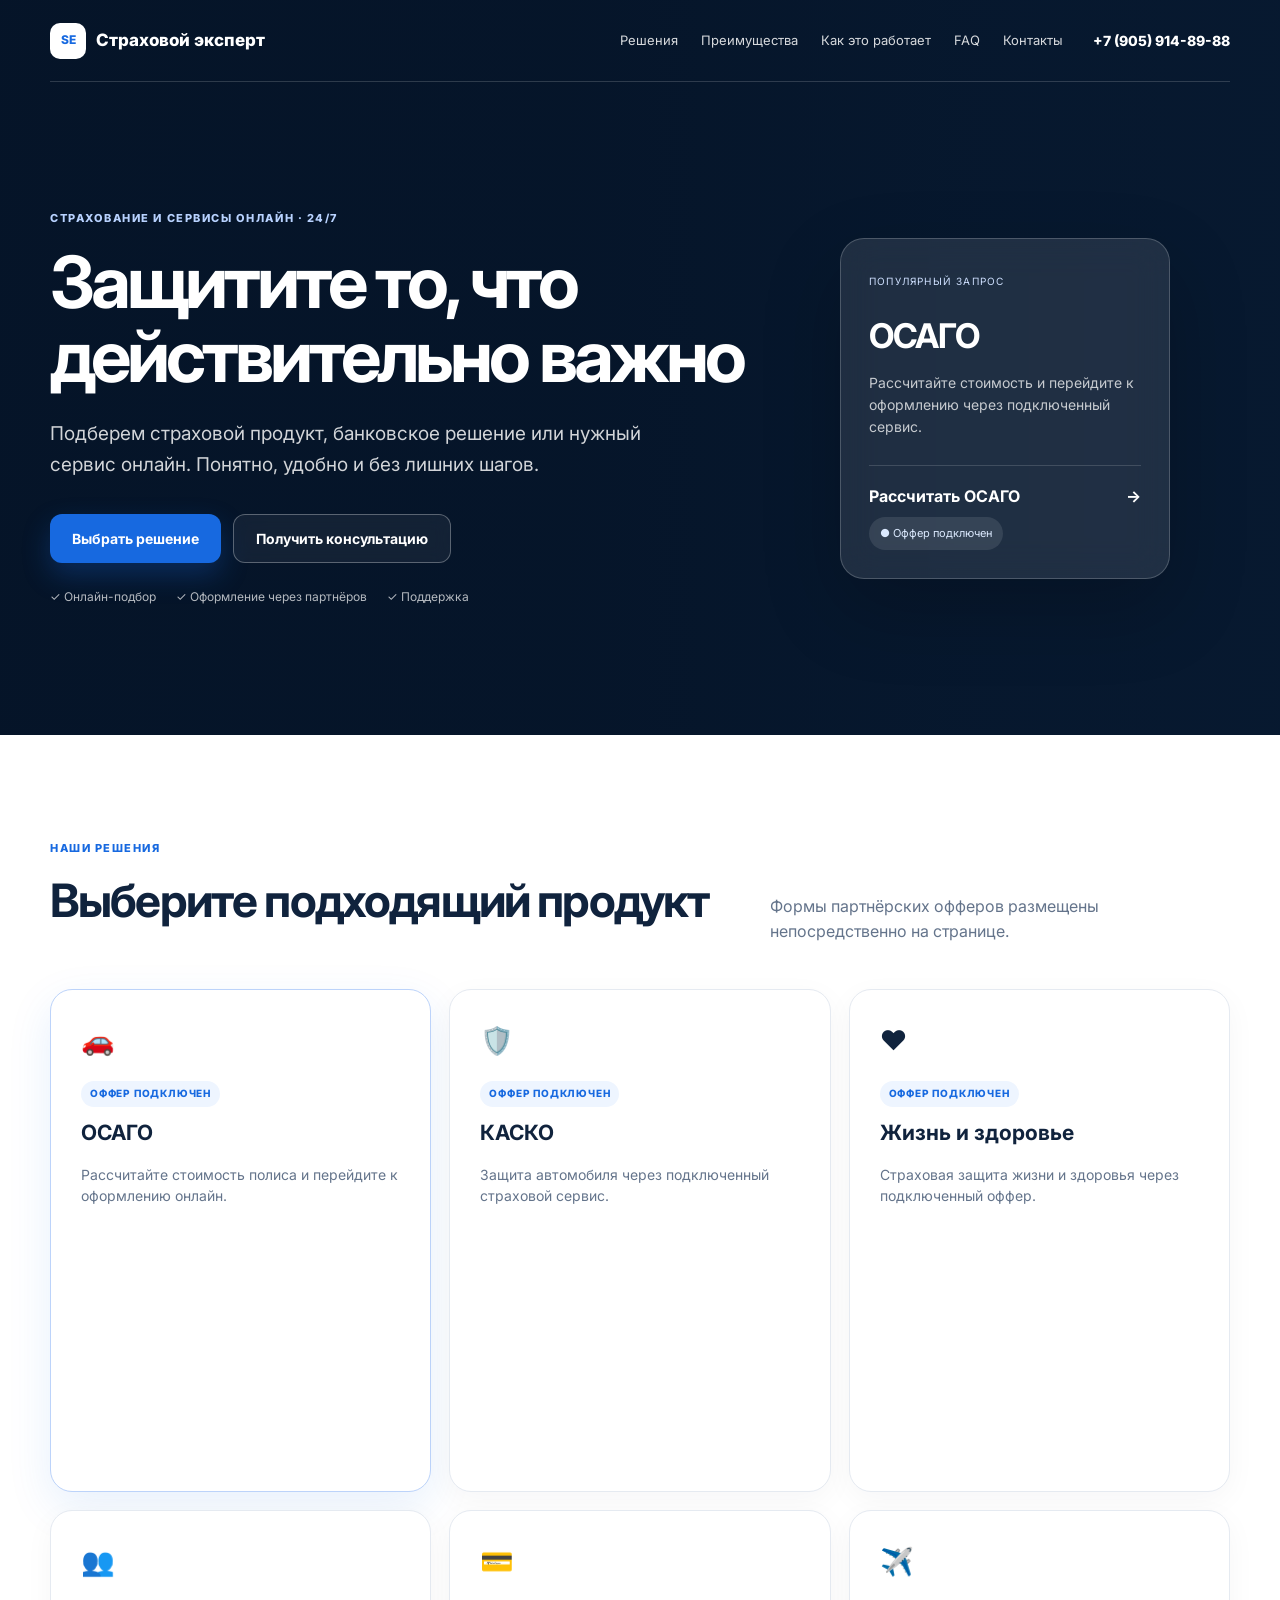
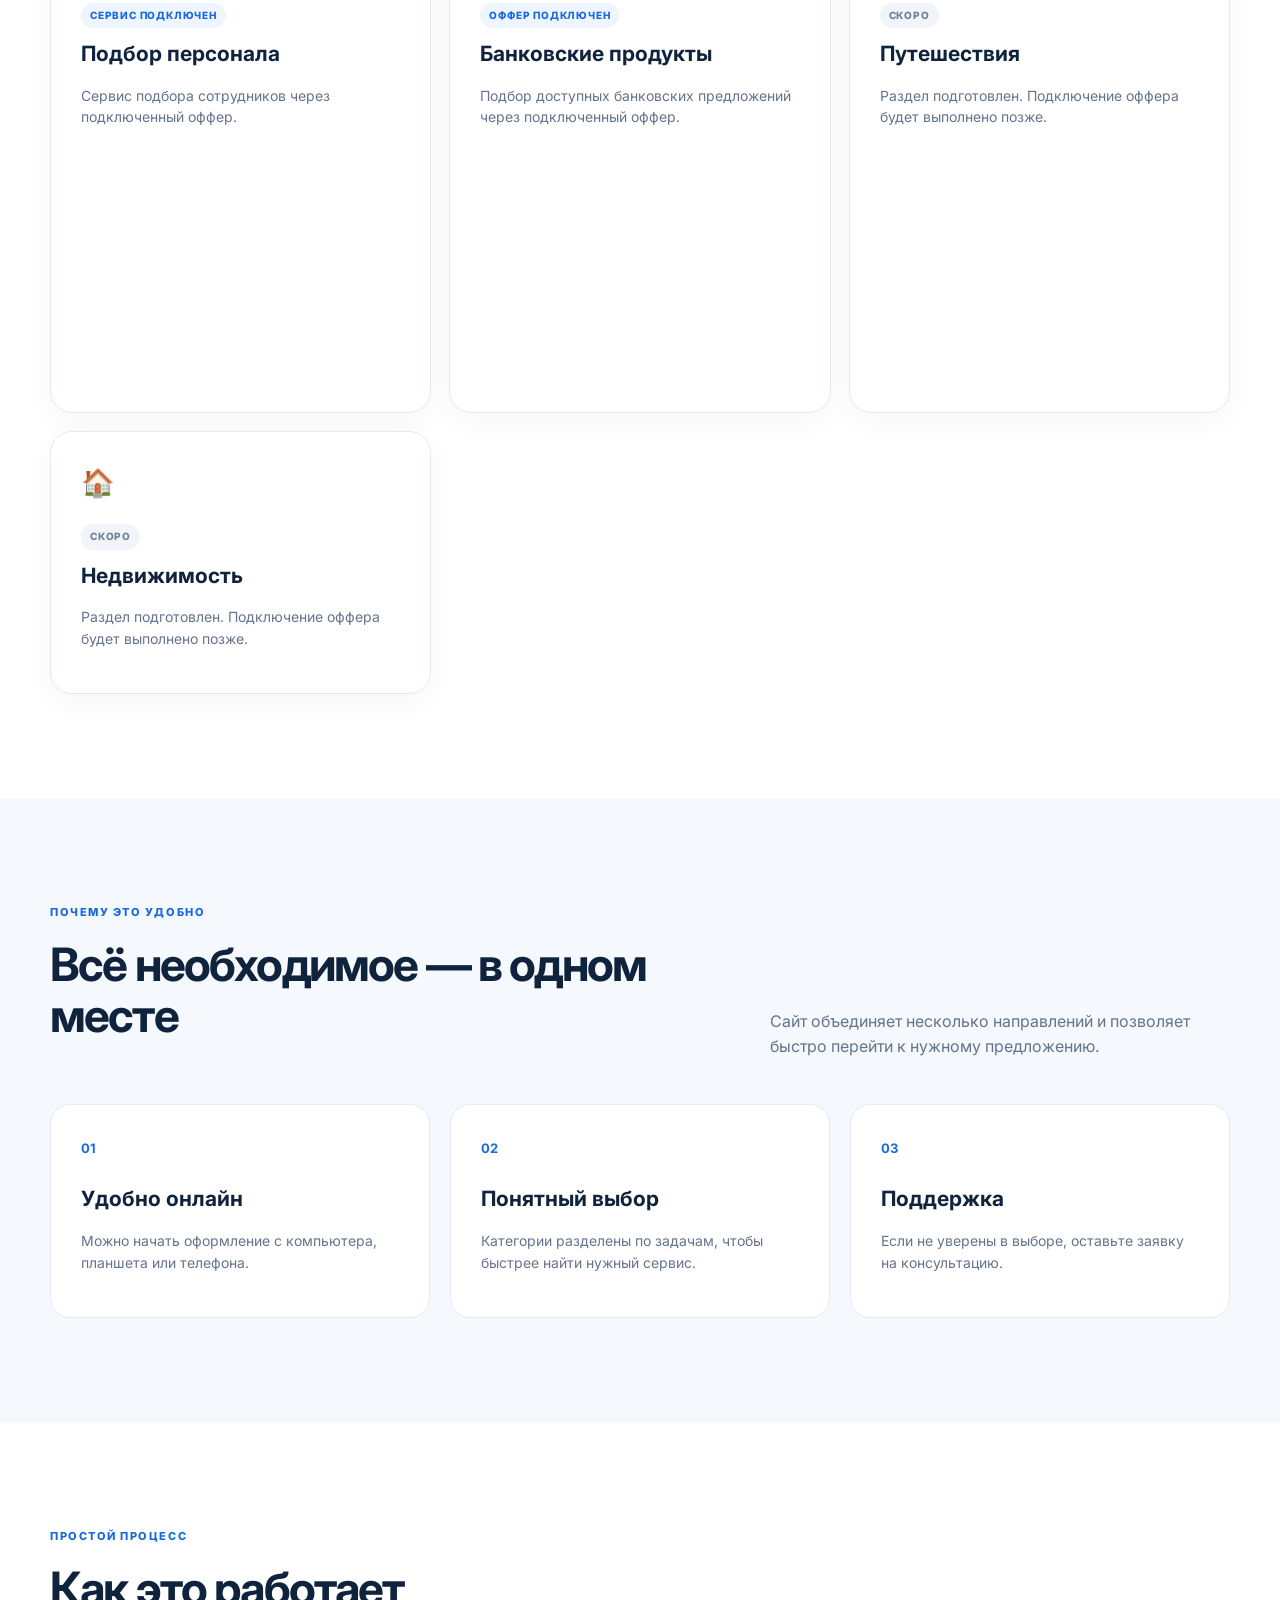
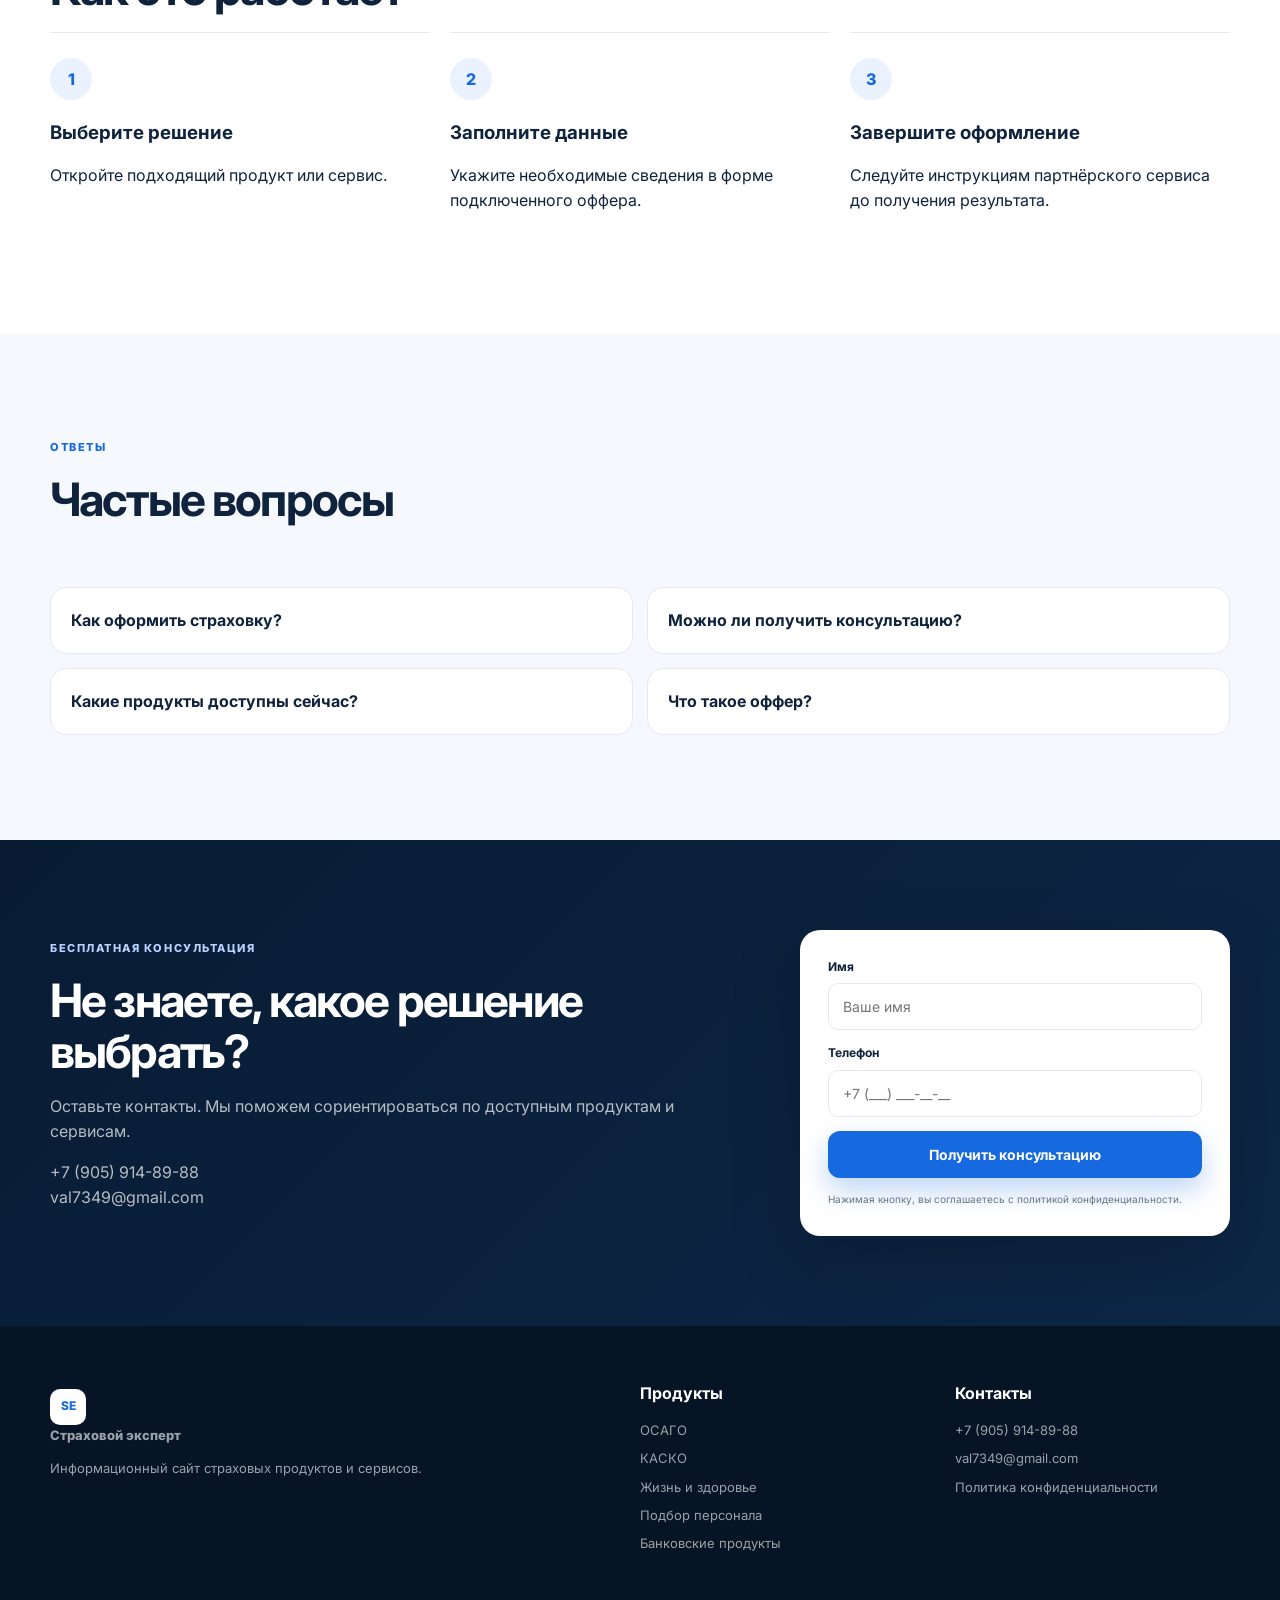
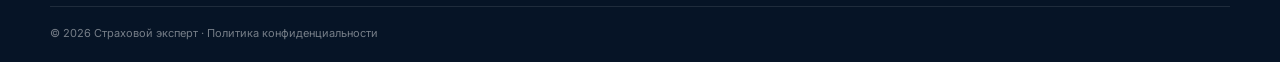
<file: index.html>
<!doctype html>
<html lang="ru">
<head>
<meta charset="utf-8"><meta name="viewport" content="width=device-width,initial-scale=1">
<meta name="description" content="Онлайн-подбор страховых, банковских и сервисных решений: ОСАГО, КАСКО, жизнь и здоровье, подбор персонала и банковские продукты."><meta name="theme-color" content="#081b33"><meta name="robots" content="index,follow">
<meta property="og:type" content="website"><meta property="og:locale" content="ru_RU"><meta property="og:title" content="Страховой эксперт — страхование и сервисы онлайн"><meta property="og:description" content="Подберите страховой продукт, банковское решение или сервис онлайн."><meta property="og:url" content="https://consult-money.pro/pampadu/"><meta property="og:image" content="https://consult-money.pro/pampadu/assets/og-cover.svg"><meta property="og:image:alt" content="Страховой эксперт — страхование и сервисы онлайн"><meta name="twitter:card" content="summary_large_image"><meta name="twitter:title" content="Страховой эксперт — страхование и сервисы онлайн"><meta name="twitter:description" content="Онлайн-подбор страховых и сервисных решений."><meta name="twitter:image" content="https://consult-money.pro/pampadu/assets/og-cover.svg">
<title>Страховой эксперт — страхование и сервисы онлайн</title><link rel="icon" href="assets/favicon.svg" type="image/svg+xml"><link rel="apple-touch-icon" href="assets/favicon.svg"><link rel="preconnect" href="https://fonts.googleapis.com"><link rel="preconnect" href="https://fonts.gstatic.com" crossorigin><link href="https://fonts.googleapis.com/css2?family=Inter:wght@400;500;600;700;800&display=swap" rel="stylesheet"><link rel="stylesheet" href="assets/css/style.css">
<script type="application/ld+json">{"@context":"https://schema.org","@type":"WebSite","name":"Страховой эксперт","description":"Онлайн-подбор страховых и сервисных решений","inLanguage":"ru-RU","url":"https://consult-money.pro/pampadu/"}</script>
</head><body>
<header class="site-header"><div class="container nav"><a class="logo" href="#top"><span>SE</span> Страховой эксперт</a><nav aria-label="Основная навигация"><a href="#products">Решения</a><a href="#benefits">Преимущества</a><a href="#steps">Как это работает</a><a href="#faq">FAQ</a><a href="#contacts">Контакты</a></nav><a class="nav-phone" href="tel:+79059148988">+7 (905) 914-89-88</a></div></header>
<main id="top">
<section class="hero"><div class="hero-bg" aria-hidden="true"></div><div class="container hero-grid"><div class="hero-copy"><div class="eyebrow">Страхование и сервисы онлайн · 24/7</div><h1>Защитите то, что действительно важно</h1><p class="hero-lead">Подберем страховой продукт, банковское решение или нужный сервис онлайн. Понятно, удобно и без лишних шагов.</p><div class="hero-actions"><a class="btn btn-primary" href="#products">Выбрать решение</a><a class="btn btn-ghost" href="#contacts">Получить консультацию</a></div><div class="hero-trust"><span>✓ Онлайн-подбор</span><span>✓ Оформление через партнёров</span><span>✓ Поддержка</span></div></div><aside class="hero-card"><span class="card-label">Популярный запрос</span><h2>ОСАГО</h2><p>Рассчитайте стоимость и перейдите к оформлению через подключенный сервис.</p><a href="#widget-osago">Рассчитать ОСАГО <span>→</span></a><div class="hero-badge">● Оффер подключен</div></aside></div></section>
<section class="section" id="products"><div class="container"><div class="section-head"><div><div class="eyebrow dark">Наши решения</div><h2>Выберите подходящий продукт</h2></div><p>Формы партнёрских офферов размещены непосредственно на странице.</p></div><div class="products-grid">
<article class="product-card featured" id="widget-osago"><div class="product-icon">🚗</div><span class="product-status">Оффер подключен</span><h3>ОСАГО</h3><p>Рассчитайте стоимость полиса и перейдите к оформлению онлайн.</p><div class="pampadu-widget"><iframe src="https://ppdu.ru/20a883ab-352c-4dda-99d6-21e7056b18e9" style="width: 100%; border: none; min-width: 320px; overflow: hidden;" id="ppdwiOffer" scrolling="no" title="Оффер Pampadu — ОСАГО"></iframe><script src="https://ppdu.ru/ppdw.js"></script></div></article>
<article class="product-card" id="widget-kasko"><div class="product-icon">🛡️</div><span class="product-status">Оффер подключен</span><h3>КАСКО</h3><p>Защита автомобиля через подключенный страховой сервис.</p><div class="pampadu-widget"><iframe src="https://ppdu.ru/44a9369d-fca0-433f-aa67-a8709d9ec18b" style="width: 100%; border: none; min-width: 320px; overflow: hidden;" id="ppdwiOffer" scrolling="no" title="Оффер Pampadu — КАСКО"></iframe><script src="https://ppdu.ru/ppdw.js"></script></div></article>
<article class="product-card" id="widget-life"><div class="product-icon">❤️</div><span class="product-status">Оффер подключен</span><h3>Жизнь и здоровье</h3><p>Страховая защита жизни и здоровья через подключенный оффер.</p><div class="pampadu-widget"><iframe src="https://ppdu.ru/44a9369d-fca0-433f-aa67-a8709d9ec18b" style="width: 100%; border: none; min-width: 320px; overflow: hidden;" id="ppdwiOffer" scrolling="no" title="Оффер Pampadu — жизнь и здоровье"></iframe><script src="https://ppdu.ru/ppdw.js"></script></div></article>
<article class="product-card" id="widget-recruitment"><div class="product-icon">👥</div><span class="product-status">Сервис подключен</span><h3>Подбор персонала</h3><p>Сервис подбора сотрудников через подключенный оффер.</p><div class="pampadu-widget"><iframe src="https://ppdu.ru/09af0cd8-cebf-4a2b-82df-91a174385d24" style="width: 100%; border: none; min-width: 320px; overflow: hidden;" id="ppdwiOffer" scrolling="no" title="Оффер Pampadu — подбор персонала"></iframe><script src="https://ppdu.ru/ppdw.js"></script></div></article>
<article class="product-card" id="widget-banking"><div class="product-icon">💳</div><span class="product-status">Оффер подключен</span><h3>Банковские продукты</h3><p>Подбор доступных банковских предложений через подключенный оффер.</p><div class="pampadu-widget"><iframe src="https://ppdu.ru/ff882c47-1b92-43bf-aab7-f6006756a2d9" style="width: 100%; border: none; min-width: 320px; overflow: hidden;" id="ppdwiOffer" scrolling="no" title="Оффер Pampadu — банковские продукты"></iframe><script src="https://ppdu.ru/ppdw.js"></script></div></article>
<article class="product-card"><div class="product-icon">✈️</div><span class="product-status soon">Скоро</span><h3>Путешествия</h3><p>Раздел подготовлен. Подключение оффера будет выполнено позже.</p></article><article class="product-card"><div class="product-icon">🏠</div><span class="product-status soon">Скоро</span><h3>Недвижимость</h3><p>Раздел подготовлен. Подключение оффера будет выполнено позже.</p></article></div></div></section>
<section class="section benefits" id="benefits"><div class="container"><div class="section-head"><div><div class="eyebrow dark">Почему это удобно</div><h2>Всё необходимое — в одном месте</h2></div><p>Сайт объединяет несколько направлений и позволяет быстро перейти к нужному предложению.</p></div><div class="benefit-grid"><div><b>01</b><h3>Удобно онлайн</h3><p>Можно начать оформление с компьютера, планшета или телефона.</p></div><div><b>02</b><h3>Понятный выбор</h3><p>Категории разделены по задачам, чтобы быстрее найти нужный сервис.</p></div><div><b>03</b><h3>Поддержка</h3><p>Если не уверены в выборе, оставьте заявку на консультацию.</p></div></div></div></section>
<section class="section" id="steps"><div class="container"><div class="eyebrow dark">Простой процесс</div><h2>Как это работает</h2><div class="steps-grid"><div><span>1</span><h3>Выберите решение</h3><p>Откройте подходящий продукт или сервис.</p></div><div><span>2</span><h3>Заполните данные</h3><p>Укажите необходимые сведения в форме подключенного оффера.</p></div><div><span>3</span><h3>Завершите оформление</h3><p>Следуйте инструкциям партнёрского сервиса до получения результата.</p></div></div></div></section>
<section class="section alt" id="faq"><div class="container"><div class="section-head"><div><div class="eyebrow dark">Ответы</div><h2>Частые вопросы</h2></div></div><div class="faq-grid"><details class="faq-item"><summary>Как оформить страховку?</summary><p>Выберите нужный продукт и заполните форму внутри подключенного оффера.</p></details><details class="faq-item"><summary>Можно ли получить консультацию?</summary><p>Да. Оставьте имя и телефон в форме ниже — мы свяжемся с вами.</p></details><details class="faq-item"><summary>Какие продукты доступны сейчас?</summary><p>ОСАГО, КАСКО, жизнь и здоровье, подбор персонала и банковские продукты. Путешествия и недвижимость пока отмечены как «Скоро».</p></details><details class="faq-item"><summary>Что такое оффер?</summary><p>Оффер — подключенная форма партнёрского сервиса для подбора или оформления продукта.</p></details></div></div></section>
<section class="cta" id="contacts"><div class="container cta-grid"><div><div class="eyebrow">Бесплатная консультация</div><h2>Не знаете, какое решение выбрать?</h2><p>Оставьте контакты. Мы поможем сориентироваться по доступным продуктам и сервисам.</p><p><a href="tel:+79059148988">+7 (905) 914-89-88</a><br><a href="mailto:val7349@gmail.com">val7349@gmail.com</a></p></div><form class="lead-form" action="https://formsubmit.co/val7349@gmail.com" method="POST"><input type="hidden" name="_subject" value="Новая заявка с сайта Страховой эксперт"><input type="hidden" name="_captcha" value="false"><input type="hidden" name="_template" value="table"><input type="hidden" name="_next" value="https://consult-money.pro/pampadu/thank-you.html"><label>Имя<input name="name" autocomplete="name" placeholder="Ваше имя" required></label><label>Телефон<input name="phone" autocomplete="tel" inputmode="tel" placeholder="+7 (___) ___-__-__" required></label><button class="btn btn-primary" type="submit">Получить консультацию</button><small>Нажимая кнопку, вы соглашаетесь с <a href="privacy.html">политикой конфиденциальности</a>.</small></form></div></section>
</main><footer><div class="container footer-grid"><div><a class="logo" href="#top"><span>SE</span> Страховой эксперт</a><p>Информационный сайт страховых продуктов и сервисов.</p></div><div><b>Продукты</b><a href="#widget-osago">ОСАГО</a><a href="#widget-kasko">КАСКО</a><a href="#widget-life">Жизнь и здоровье</a><a href="#widget-recruitment">Подбор персонала</a><a href="#widget-banking">Банковские продукты</a></div><div><b>Контакты</b><a href="tel:+79059148988">+7 (905) 914-89-88</a><a href="mailto:val7349@gmail.com">val7349@gmail.com</a><a href="privacy.html">Политика конфиденциальности</a></div></div><div class="container copyright">© 2026 Страховой эксперт · <a href="privacy.html">Политика конфиденциальности</a></div></footer><a class="mobile-cta btn btn-primary" href="#contacts">Получить консультацию</a></body></html>
</file>
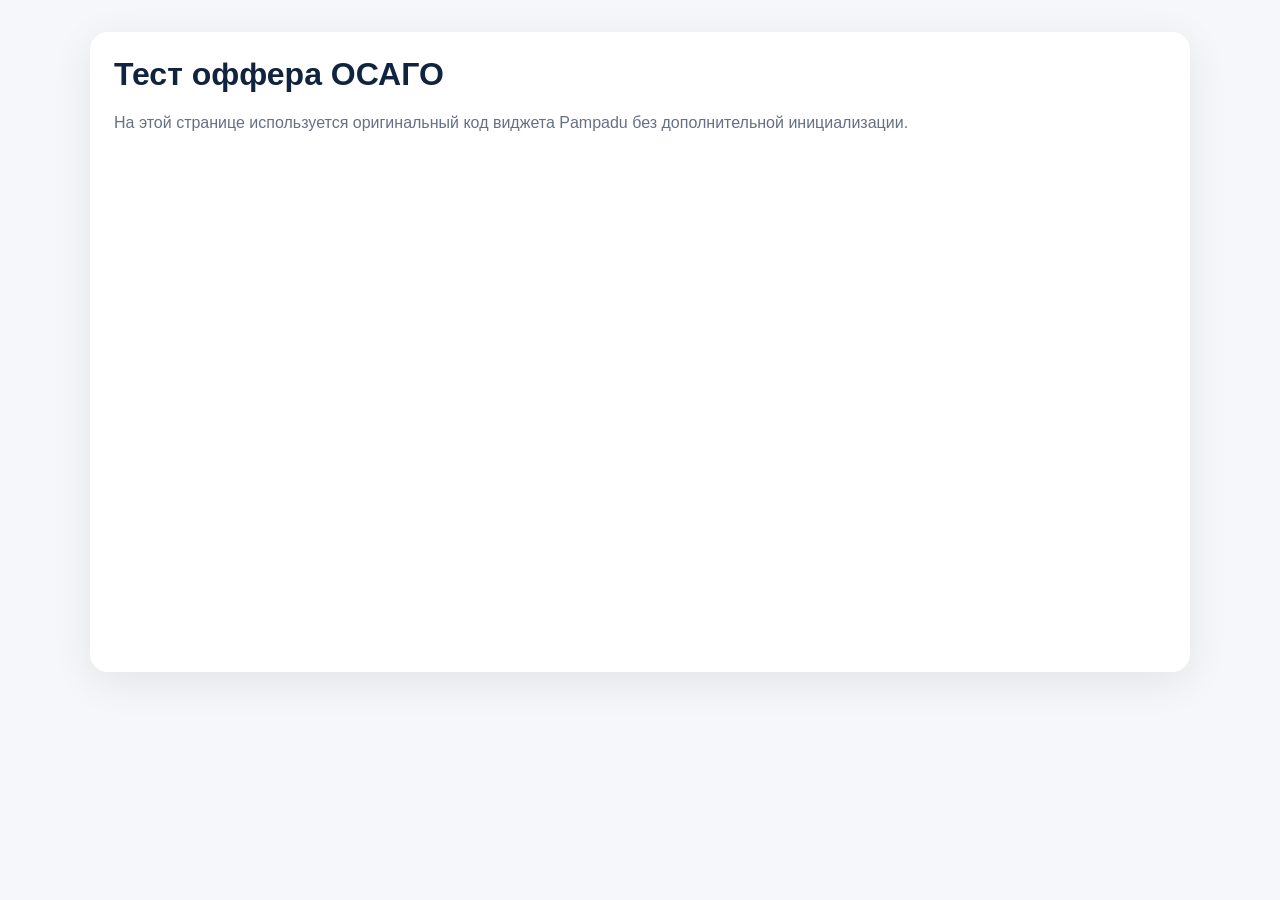
<file: pampadu-test.html>
<!doctype html>
<html lang="ru">
<head>
<meta charset="utf-8">
<meta name="viewport" content="width=device-width,initial-scale=1">
<title>Тест Pampadu — ОСАГО</title>
<style>body{margin:0;background:#f5f7fb;font-family:Arial,sans-serif;color:#10233f}.wrap{max-width:1100px;margin:0 auto;padding:32px 20px}.card{background:#fff;border-radius:18px;padding:24px;box-shadow:0 10px 40px rgba(0,0,0,.08)}h1{margin-top:0}p{color:#667085}.widget{width:100%;min-height:500px}</style>
</head>
<body>
<div class="wrap">
<div class="card">
<h1>Тест оффера ОСАГО</h1>
<p>На этой странице используется оригинальный код виджета Pampadu без дополнительной инициализации.</p>
<div class="widget">
<iframe src="https://ppdu.ru/20a883ab-352c-4dda-99d6-21e7056b18e9" style="width: 100%; border: none; min-width: 320px; overflow: hidden;" id="ppdwiOffer" scrolling="no"></iframe>
<script src="https://ppdu.ru/ppdw.js"></script>
</div>
</div>
</div>
</body>
</html>
</file>
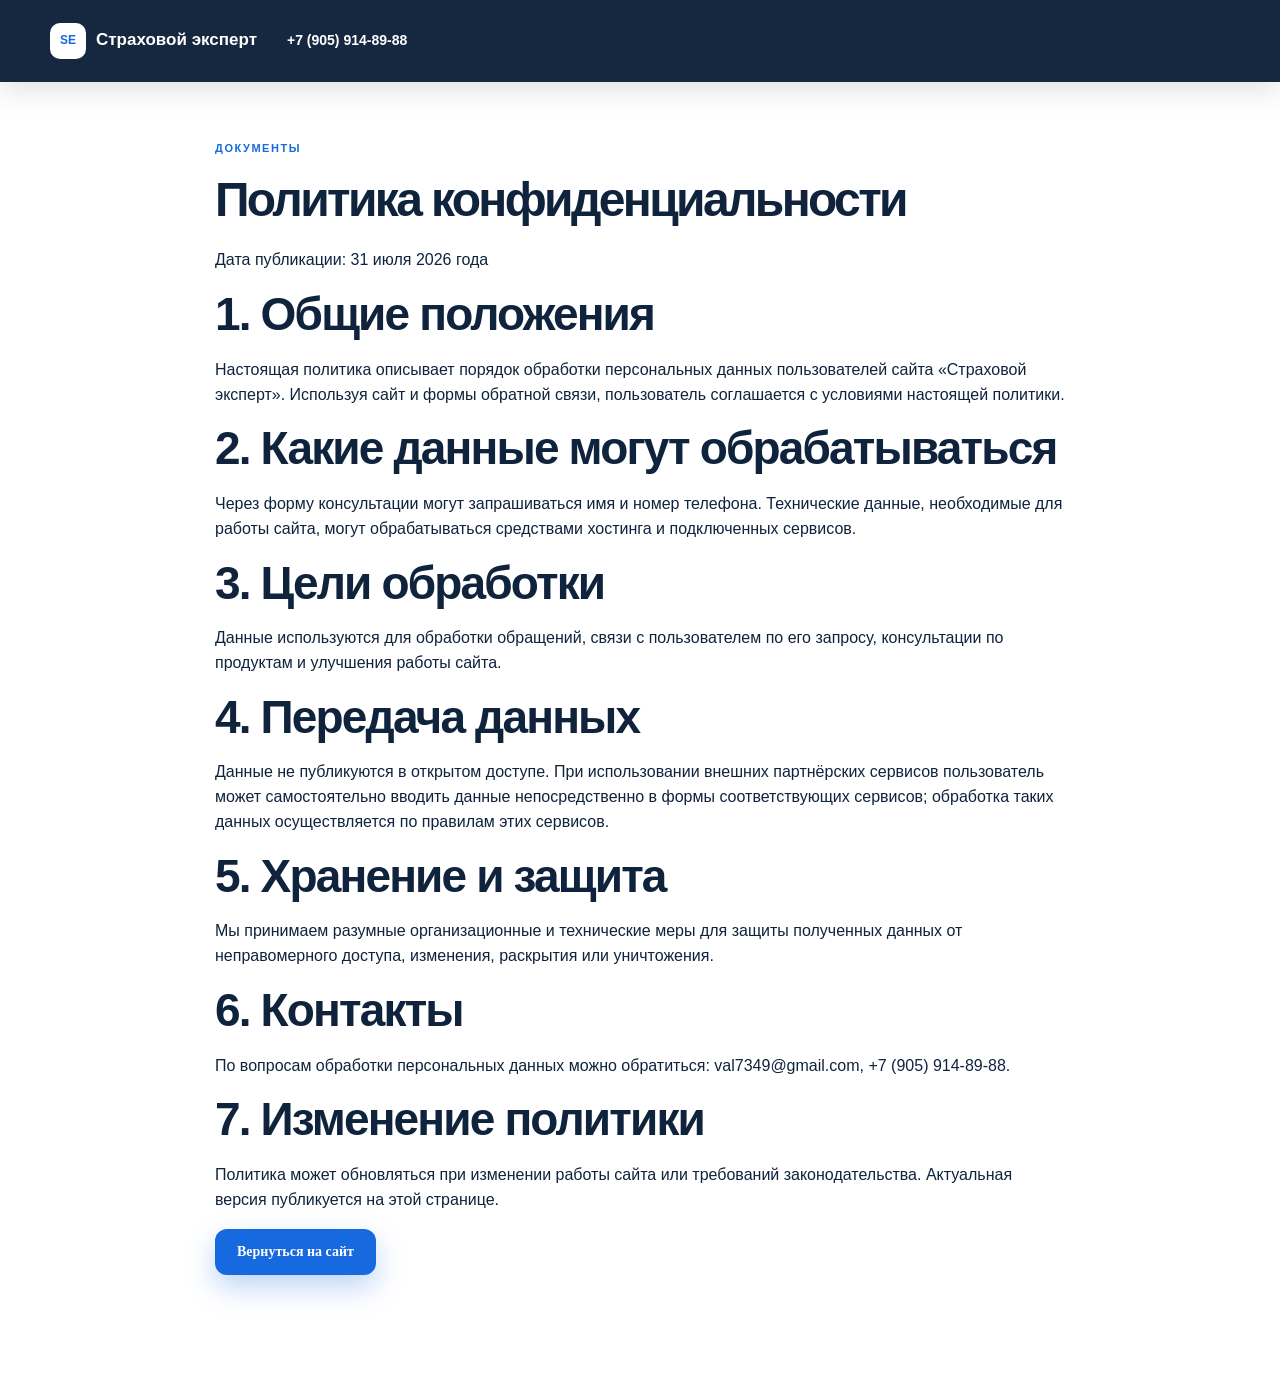
<file: privacy.html>
<!doctype html><html lang="ru"><head><meta charset="utf-8"><meta name="viewport" content="width=device-width,initial-scale=1"><title>Политика конфиденциальности — Страховой эксперт</title><meta name="description" content="Политика конфиденциальности сайта Страховой эксперт."><link rel="stylesheet" href="assets/css/style.css"></head><body><header class="site-header scrolled"><div class="container nav"><a class="logo" href="index.html"><span>SE</span> Страховой эксперт</a><a class="nav-phone" href="tel:+79059148988">+7 (905) 914-89-88</a></div></header><main class="section" style="padding-top:140px"><div class="container" style="max-width:850px"><div class="eyebrow dark">Документы</div><h1 style="font-size:48px">Политика конфиденциальности</h1><p>Дата публикации: 31 июля 2026 года</p><h2>1. Общие положения</h2><p>Настоящая политика описывает порядок обработки персональных данных пользователей сайта «Страховой эксперт». Используя сайт и формы обратной связи, пользователь соглашается с условиями настоящей политики.</p><h2>2. Какие данные могут обрабатываться</h2><p>Через форму консультации могут запрашиваться имя и номер телефона. Технические данные, необходимые для работы сайта, могут обрабатываться средствами хостинга и подключенных сервисов.</p><h2>3. Цели обработки</h2><p>Данные используются для обработки обращений, связи с пользователем по его запросу, консультации по продуктам и улучшения работы сайта.</p><h2>4. Передача данных</h2><p>Данные не публикуются в открытом доступе. При использовании внешних партнёрских сервисов пользователь может самостоятельно вводить данные непосредственно в формы соответствующих сервисов; обработка таких данных осуществляется по правилам этих сервисов.</p><h2>5. Хранение и защита</h2><p>Мы принимаем разумные организационные и технические меры для защиты полученных данных от неправомерного доступа, изменения, раскрытия или уничтожения.</p><h2>6. Контакты</h2><p>По вопросам обработки персональных данных можно обратиться: <a href="mailto:val7349@gmail.com">val7349@gmail.com</a>, <a href="tel:+79059148988">+7 (905) 914-89-88</a>.</p><h2>7. Изменение политики</h2><p>Политика может обновляться при изменении работы сайта или требований законодательства. Актуальная версия публикуется на этой странице.</p><p><a class="btn btn-primary" href="index.html">Вернуться на сайт</a></p></div></main></body></html>
</file>
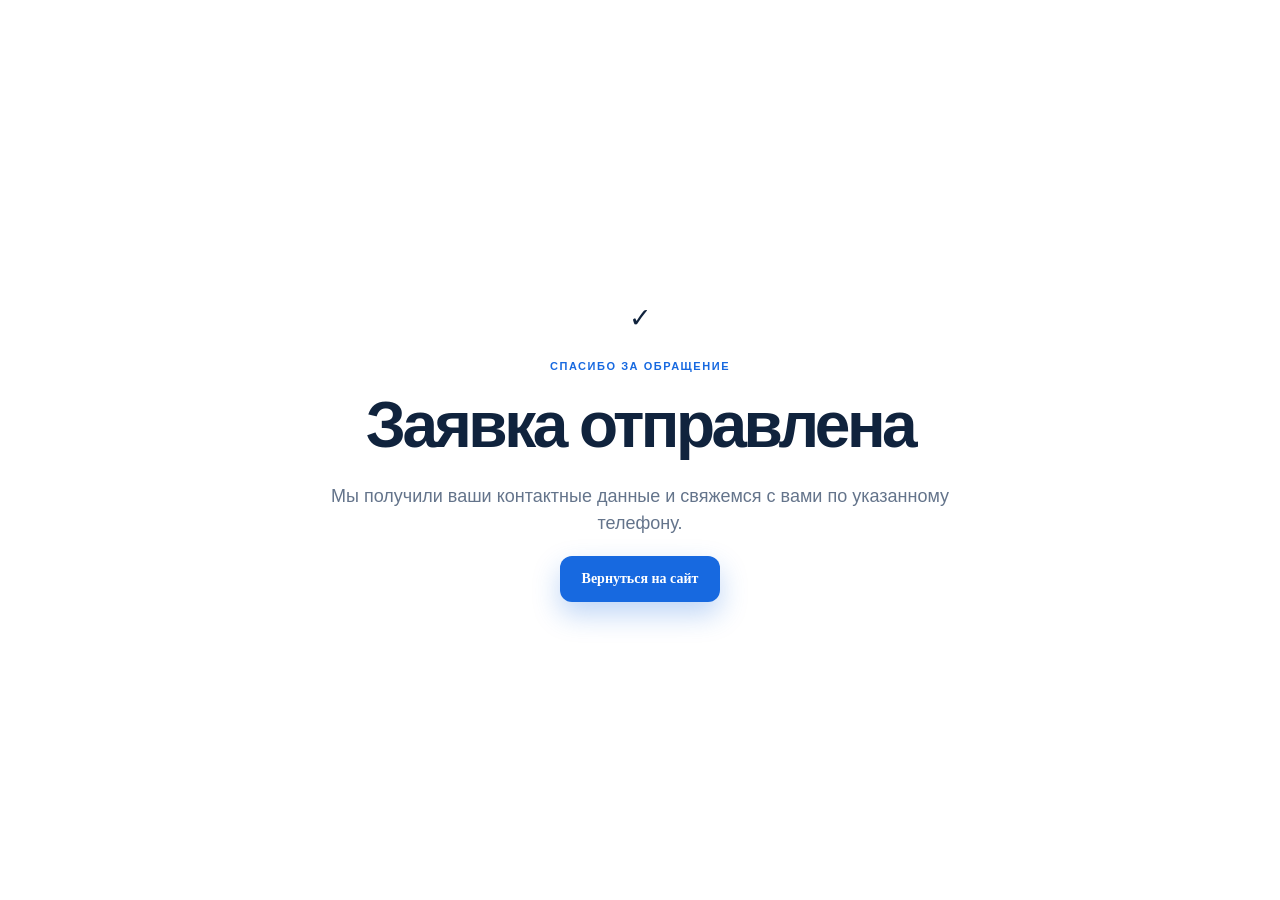
<file: thank-you.html>
<!doctype html><html lang="ru"><head><meta charset="utf-8"><meta name="viewport" content="width=device-width,initial-scale=1"><meta name="robots" content="noindex"><title>Заявка отправлена — Страховой эксперт</title><link rel="icon" href="assets/favicon.svg" type="image/svg+xml"><link rel="stylesheet" href="assets/css/style.css"></head><body><main class="section" style="min-height:100vh;display:grid;place-items:center"><div class="container" style="max-width:650px;text-align:center"><div class="product-icon">✓</div><div class="eyebrow dark">Спасибо за обращение</div><h1 style="font-size:clamp(38px,6vw,64px)">Заявка отправлена</h1><p style="color:var(--muted);font-size:18px">Мы получили ваши контактные данные и свяжемся с вами по указанному телефону.</p><a class="btn btn-primary" href="index.html">Вернуться на сайт</a></div></main></body></html>
</file>
<file: assets/css/style.css>
:root{--navy:#081b33;--navy2:#0d2747;--blue:#1769e0;--blue2:#0d4fbf;--ink:#10233d;--muted:#64748b;--line:#e5eaf1;--white:#fff;--bg:#f5f8fc;--success:#15936b;--shadow:0 18px 55px rgba(16,35,61,.08)}*{box-sizing:border-box}html{scroll-behavior:smooth;scroll-padding-top:90px}body{margin:0;font-family:Inter,Arial,sans-serif;color:var(--ink);background:#fff;line-height:1.55;-webkit-font-smoothing:antialiased}a{text-decoration:none;color:inherit}button,input{font:inherit}.container{width:min(1180px,calc(100% - 40px));margin:auto}.site-header{position:absolute;z-index:20;top:0;left:0;width:100%;color:#fff;transition:.25s}.site-header.scrolled{position:fixed;background:rgba(8,27,51,.94);backdrop-filter:blur(14px);box-shadow:0 8px 30px rgba(0,0,0,.12)}.nav{height:82px;display:flex;align-items:center;gap:30px;border-bottom:1px solid rgba(255,255,255,.16)}.scrolled .nav{border-bottom-color:transparent}.logo{font-weight:800;font-size:17px;display:flex;align-items:center;gap:10px;white-space:nowrap}.logo span{display:grid;place-items:center;width:36px;height:36px;border-radius:10px;background:#fff;color:var(--blue);font-size:12px}.nav nav{display:flex;gap:23px;margin-left:auto}.nav nav a{font-size:13px;color:rgba(255,255,255,.84);transition:.2s}.nav nav a:hover{color:#fff}.nav-phone{font-weight:800;font-size:14px;white-space:nowrap}.hero{position:relative;min-height:735px;display:flex;align-items:center;overflow:hidden;background:var(--navy);color:#fff}.hero-bg{position:absolute;inset:0;background:linear-gradient(90deg,rgba(5,20,40,.97) 0%,rgba(5,20,40,.86) 44%,rgba(5,20,40,.48) 74%,rgba(5,20,40,.3) 100%),url('https://images.unsplash.com/photo-1554224155-6726b3ff858f?auto=format&fit=crop&w=2200&q=85') center/cover no-repeat;transform:scale(1.01)}.hero-grid{position:relative;z-index:1;display:grid;grid-template-columns:minmax(0,720px) 330px;gap:70px;align-items:center;padding-top:82px}.hero-copy{max-width:760px}.eyebrow{text-transform:uppercase;letter-spacing:.14em;font-size:11px;font-weight:800;color:#b8d2ff;margin-bottom:18px}.eyebrow.dark{color:var(--blue)}h1{font-size:clamp(44px,6vw,72px);line-height:1.03;letter-spacing:-.055em;margin:0 0 24px;max-width:760px}h2{font-size:clamp(32px,4vw,46px);line-height:1.1;letter-spacing:-.04em;margin:0 0 18px}.hero-lead{font-size:19px;line-height:1.65;color:rgba(255,255,255,.82);max-width:650px}.hero-actions{display:flex;gap:12px;flex-wrap:wrap;margin:34px 0 25px}.btn{display:inline-flex;align-items:center;justify-content:center;border:0;border-radius:12px;padding:15px 22px;font:700 14px Inter;cursor:pointer;transition:.2s}.btn-primary{background:var(--blue);color:#fff;box-shadow:0 12px 28px rgba(23,105,224,.28)}.btn-primary:hover{background:#2878eb;transform:translateY(-1px)}.btn-primary:disabled{opacity:.7;cursor:wait;transform:none}.btn-ghost{border:1px solid rgba(255,255,255,.3);color:#fff;background:rgba(255,255,255,.06);backdrop-filter:blur(8px)}.btn-ghost:hover{background:rgba(255,255,255,.12)}.hero-trust{display:flex;gap:20px;flex-wrap:wrap;color:rgba(255,255,255,.7);font-size:12px}.hero-trust span{display:inline-flex;align-items:center;gap:6px}.hero-card{padding:28px;border:1px solid rgba(255,255,255,.2);background:rgba(255,255,255,.1);backdrop-filter:blur(18px);border-radius:24px;box-shadow:0 30px 80px rgba(0,0,0,.2)}.card-label{font-size:10px;text-transform:uppercase;letter-spacing:.12em;color:#cfe0ff}.hero-card h2{font-size:34px;margin-top:25px}.hero-card p{color:rgba(255,255,255,.75);font-size:14px}.hero-card a{display:flex;justify-content:space-between;margin-top:28px;padding-top:18px;border-top:1px solid rgba(255,255,255,.15);font-weight:700}.hero-badge{display:inline-flex;align-items:center;gap:7px;margin-top:8px;padding:8px 11px;border-radius:99px;background:rgba(255,255,255,.1);font-size:11px;color:#dceaff}.section{padding:105px 0}.section.alt{background:var(--bg)}.section-head{display:flex;justify-content:space-between;gap:40px;align-items:end;margin-bottom:45px}.section-head>p{max-width:460px;color:var(--muted);margin:0}.products-grid{display:grid;grid-template-columns:repeat(3,1fr);gap:18px}.product-card{padding:30px;border:1px solid var(--line);border-radius:22px;background:#fff;min-height:245px;transition:.25s;box-shadow:0 8px 30px rgba(16,35,61,.04);overflow:hidden}.product-card:hover{transform:translateY(-5px);box-shadow:var(--shadow)}.product-card.featured{border-color:#bcd3fa;box-shadow:0 15px 45px rgba(23,105,224,.1)}.product-icon{font-size:27px;margin-bottom:18px}.product-card h3{margin:0 0 9px;font-size:21px}.product-card p{color:var(--muted);font-size:14px}.product-status{display:inline-flex;margin:2px 0 10px;padding:5px 9px;border-radius:99px;background:#eef5ff;color:var(--blue);font-size:10px;font-weight:800;text-transform:uppercase;letter-spacing:.08em}.product-status.soon{background:#f1f4f8;color:#718096}.pampadu-widget{margin:22px -8px -8px;min-height:80px}.pampadu-widget iframe{display:block;width:100%;min-height:240px;border:0}.benefits{background:var(--bg)}.benefit-grid{display:grid;grid-template-columns:repeat(3,1fr);gap:20px}.benefit-grid>div{padding:30px;background:#fff;border:1px solid var(--line);border-radius:20px}.benefit-grid b{color:var(--blue);font-size:13px}.benefit-grid h3{font-size:21px;margin:24px 0 8px}.benefit-grid p,.steps p{color:var(--muted);font-size:14px}.steps-grid{display:grid;grid-template-columns:repeat(3,1fr);gap:20px}.steps-grid>div{border-top:1px solid var(--line);padding-top:25px}.steps-grid span{display:grid;place-items:center;width:42px;height:42px;border-radius:50%;background:#eaf2ff;color:var(--blue);font-weight:800}.steps-grid h3{margin:18px 0 7px}.faq-grid{display:grid;grid-template-columns:1fr 1fr;gap:14px}.faq-item{border:1px solid var(--line);border-radius:16px;background:#fff;padding:0 20px}.faq-item summary{cursor:pointer;font-weight:700;padding:20px 0;list-style:none}.faq-item summary::-webkit-details-marker{display:none}.faq-item p{color:var(--muted);font-size:14px;margin:0 0 20px}.cta{padding:90px 0;background:linear-gradient(135deg,var(--navy),var(--navy2));color:#fff}.cta-grid{display:grid;grid-template-columns:1fr 430px;gap:70px;align-items:center}.cta p{color:rgba(255,255,255,.7)}.lead-form{background:#fff;color:var(--ink);padding:28px;border-radius:20px;display:grid;gap:14px;box-shadow:0 25px 70px rgba(0,0,0,.18)}.lead-form label{font-size:12px;font-weight:700}.lead-form input{display:block;width:100%;margin-top:7px;padding:14px;border:1px solid var(--line);border-radius:10px;outline:none;font:14px Inter;transition:.2s}.lead-form input:focus{border-color:#8db7f3;box-shadow:0 0 0 3px rgba(23,105,224,.1)}.lead-form small{color:var(--muted);font-size:10px}.form-note{display:none;padding:11px;border-radius:10px;background:#eaf8f2;color:#126d50;font-size:12px;font-weight:600}.form-note.show{display:block}footer{background:#061426;color:#fff;padding:55px 0 20px}.footer-grid{display:grid;grid-template-columns:2fr 1fr 1fr;gap:40px}.footer-grid p,.footer-grid a{color:rgba(255,255,255,.6);font-size:13px}.footer-grid b{display:block;margin-bottom:15px}.footer-grid a{display:block;margin:8px 0;transition:.2s}.footer-grid a:hover{color:#fff}.copyright{border-top:1px solid rgba(255,255,255,.1);margin-top:45px;padding-top:18px;color:rgba(255,255,255,.45);font-size:11px}.reveal{opacity:0;transform:translateY(18px);transition:opacity .65s ease,transform .65s ease}.reveal.is-visible{opacity:1;transform:none}.mobile-cta{display:none}@media(max-width:1000px){.nav nav{display:none}.nav-phone{margin-left:auto}.hero{min-height:760px}.hero-grid{grid-template-columns:1fr}.hero-card{display:none}.products-grid{grid-template-columns:repeat(2,1fr)}.benefit-grid,.steps-grid{grid-template-columns:1fr}.cta-grid{grid-template-columns:1fr;gap:30px}.faq-grid{grid-template-columns:1fr}}@media(max-width:600px){.container{width:min(100% - 28px,1180px)}.nav{height:70px}.nav-phone{font-size:12px}.hero{min-height:720px}.hero-grid{padding-top:70px}h1{font-size:43px}.hero-lead{font-size:17px}.hero-trust{display:block}.hero-trust span{display:block;margin:7px 0}.section{padding:70px 0}.section-head{display:block}.section-head>p{margin-top:15px}.products-grid{grid-template-columns:1fr}.product-card{padding:24px}.pampadu-widget iframe{min-height:260px}.footer-grid{grid-template-columns:1fr}.cta{padding:70px 0}.mobile-cta{display:flex;position:fixed;z-index:30;bottom:12px;left:12px;right:12px}.mobile-cta .btn{width:100%;box-shadow:0 12px 35px rgba(8,27,51,.3)}}
</file>
